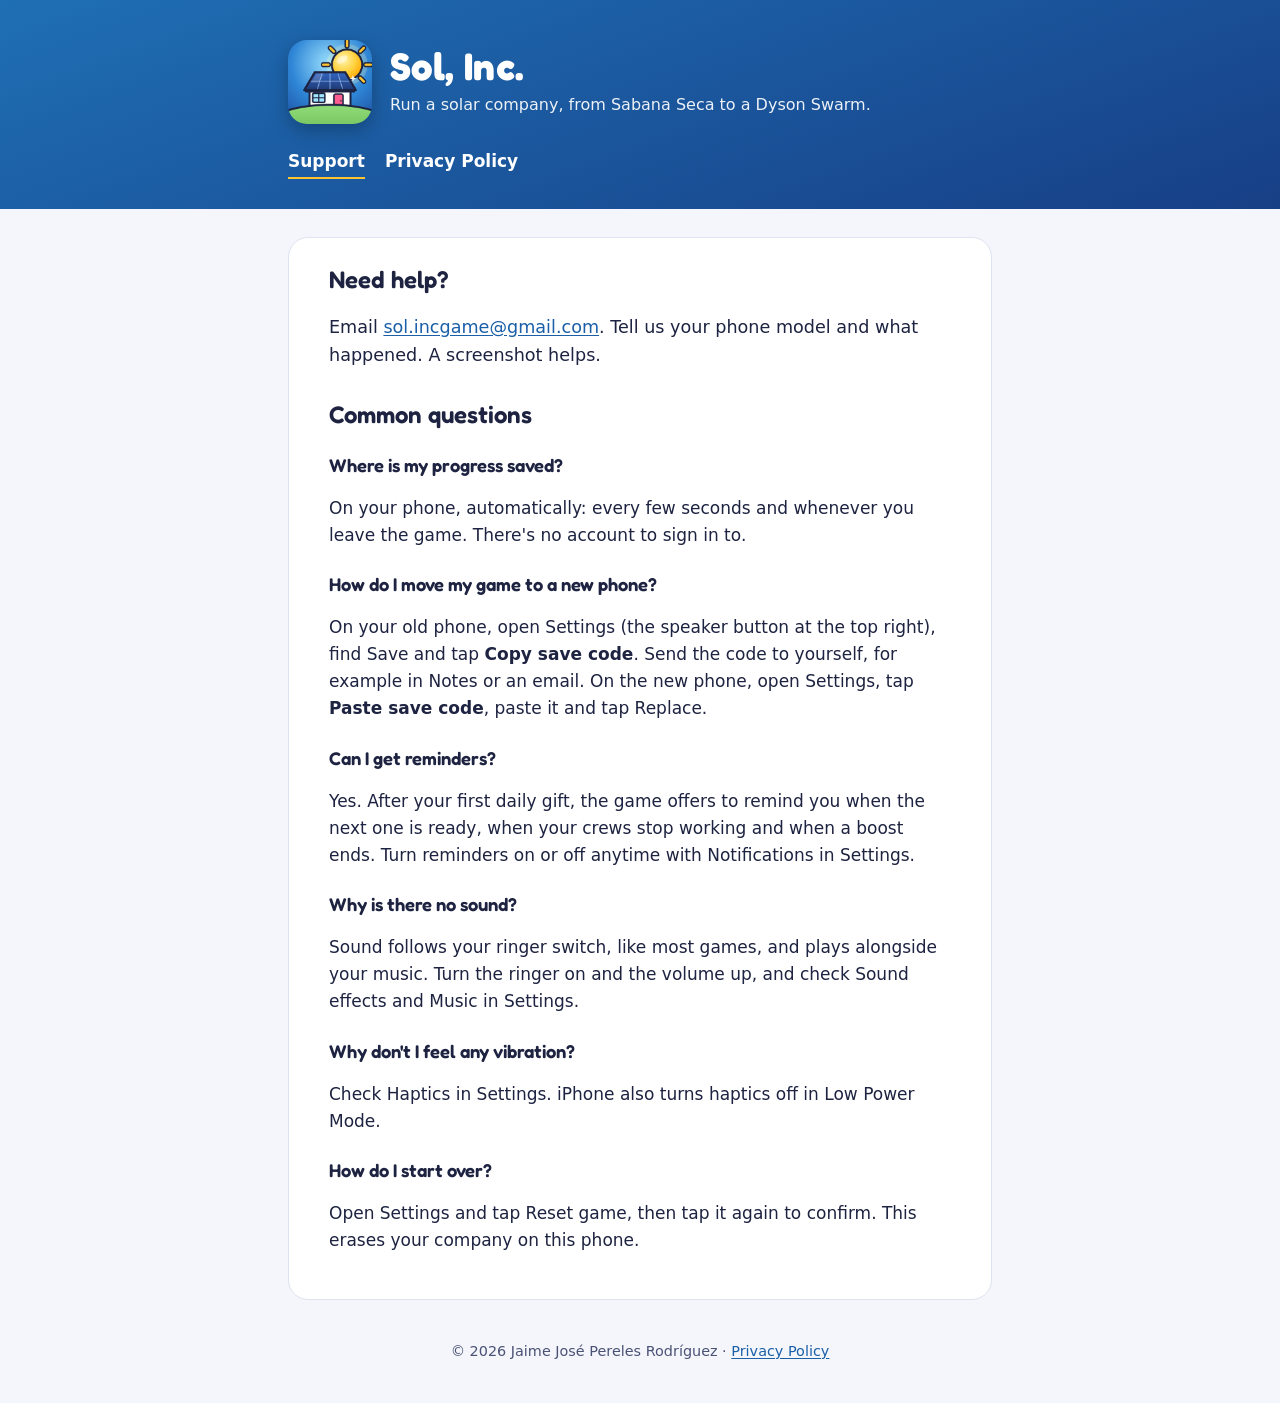
<file: index.html>
<!doctype html>
<html lang="en">
<head>
<meta charset="utf-8">
<meta name="viewport" content="width=device-width,initial-scale=1">
<title>Sol, Inc. Support</title>
<meta name="description" content="Help and contact for Sol, Inc., the idle game about running a solar company.">
<link rel="icon" href="assets/favicon.png">
<link rel="apple-touch-icon" href="assets/apple-touch-icon.png">
<link rel="stylesheet" href="assets/site.css">
</head>
<body>
<header class="band">
  <div class="wrap">
    <div class="brand">
      <img src="assets/icon-256.png" alt="" width="84" height="84">
      <div>
        <h1>Sol, Inc.</h1>
        <p>Run a solar company, from Sabana Seca to a Dyson Swarm.</p>
      </div>
    </div>
    <nav aria-label="Pages"><a href="./" aria-current="page">Support</a><a href="privacy/">Privacy Policy</a></nav>
  </div>
</header>
<main>
  <div class="wrap">
    <h2>Need help?</h2>
    <p class="lede">Email <a href="mailto:sol.incgame@gmail.com">sol.incgame@gmail.com</a>. Tell us your phone model and what happened. A screenshot helps.</p>

    <h2>Common questions</h2>
    <h3>Where is my progress saved?</h3>
    <p>On your phone, automatically: every few seconds and whenever you leave the game. There's no account to sign in to.</p>
    <h3>How do I move my game to a new phone?</h3>
    <p>On your old phone, open Settings (the speaker button at the top right), find Save and tap <b>Copy save code</b>. Send the code to yourself, for example in Notes or an email. On the new phone, open Settings, tap <b>Paste save code</b>, paste it and tap Replace.</p>
    <h3>Can I get reminders?</h3>
    <p>Yes. After your first daily gift, the game offers to remind you when the next one is ready, when your crews stop working and when a boost ends. Turn reminders on or off anytime with Notifications in Settings.</p>
    <h3>Why is there no sound?</h3>
    <p>Sound follows your ringer switch, like most games, and plays alongside your music. Turn the ringer on and the volume up, and check Sound effects and Music in Settings.</p>
    <h3>Why don't I feel any vibration?</h3>
    <p>Check Haptics in Settings. iPhone also turns haptics off in Low Power Mode.</p>
    <h3>How do I start over?</h3>
    <p>Open Settings and tap Reset game, then tap it again to confirm. This erases your company on this phone.</p>
  </div>
</main>
<footer>© 2026 Jaime José Pereles Rodríguez · <a href="privacy/">Privacy Policy</a></footer>
</body>
</html>
</file>
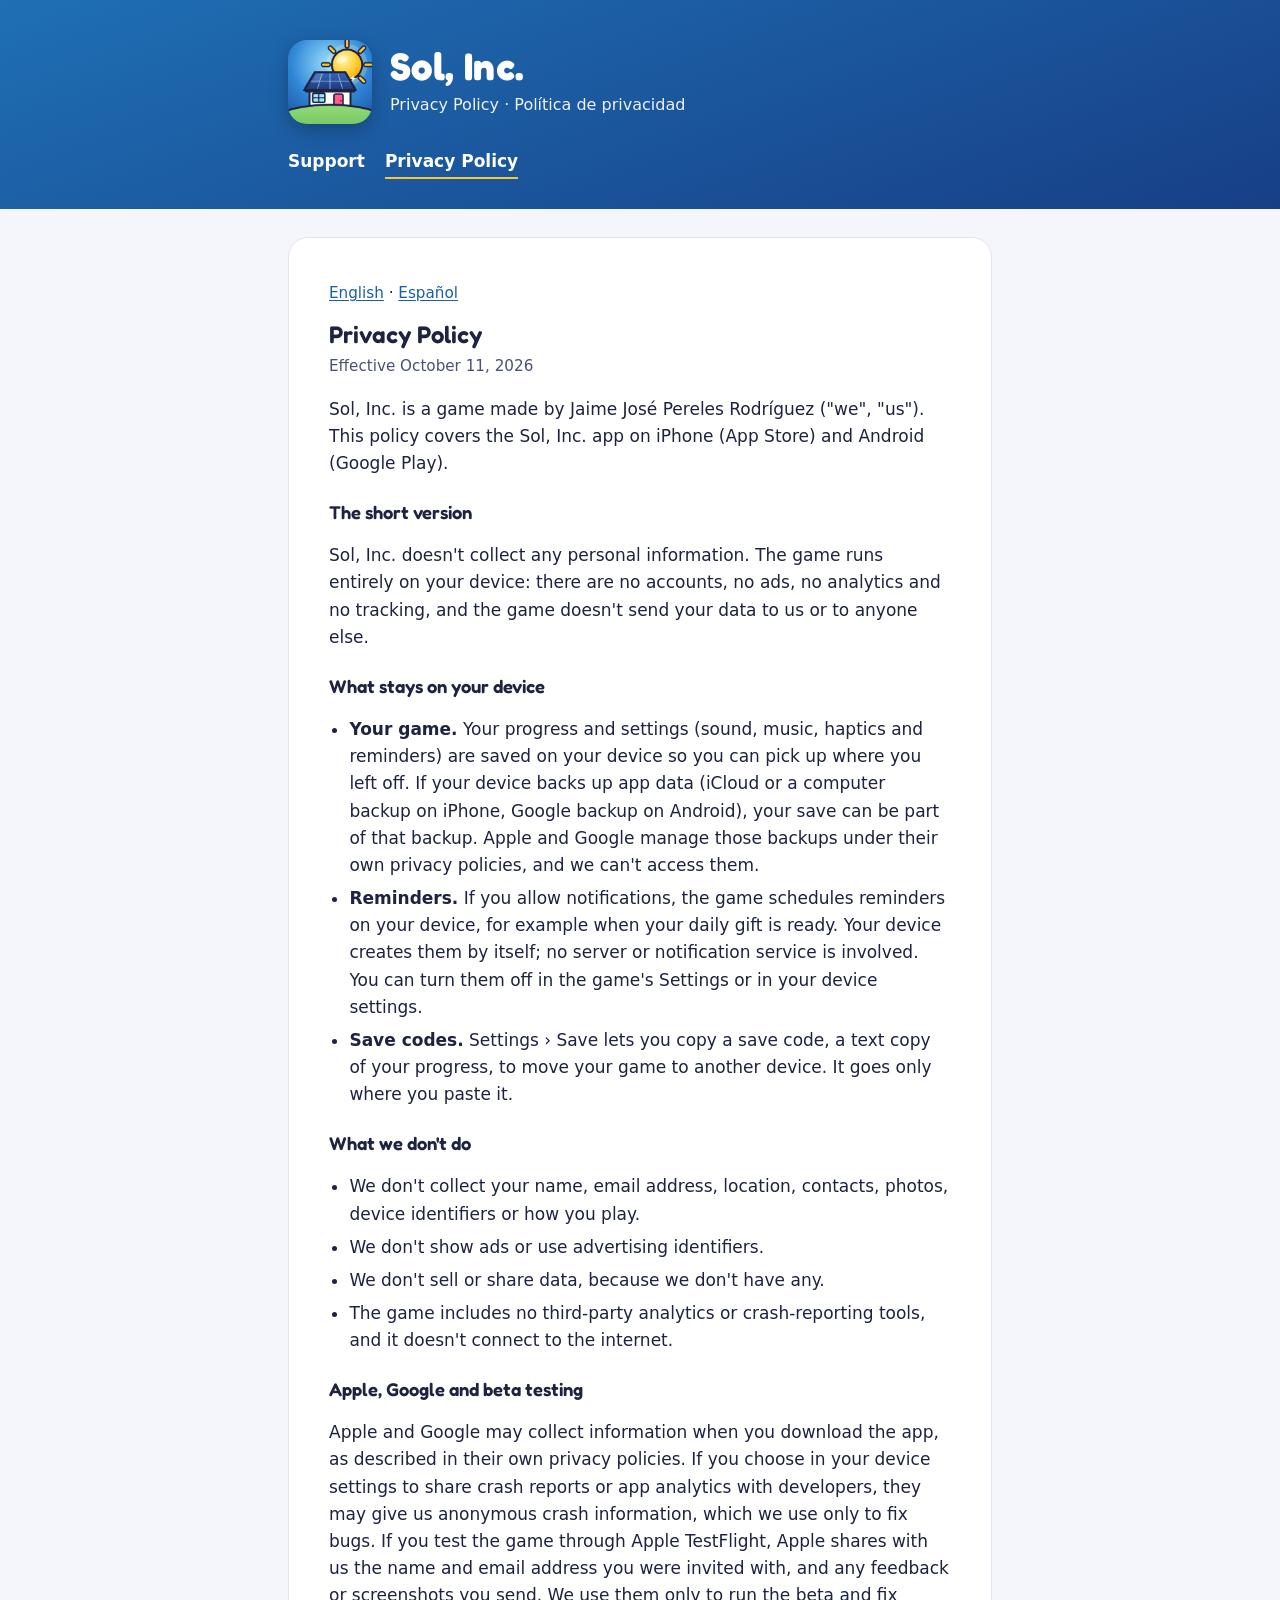
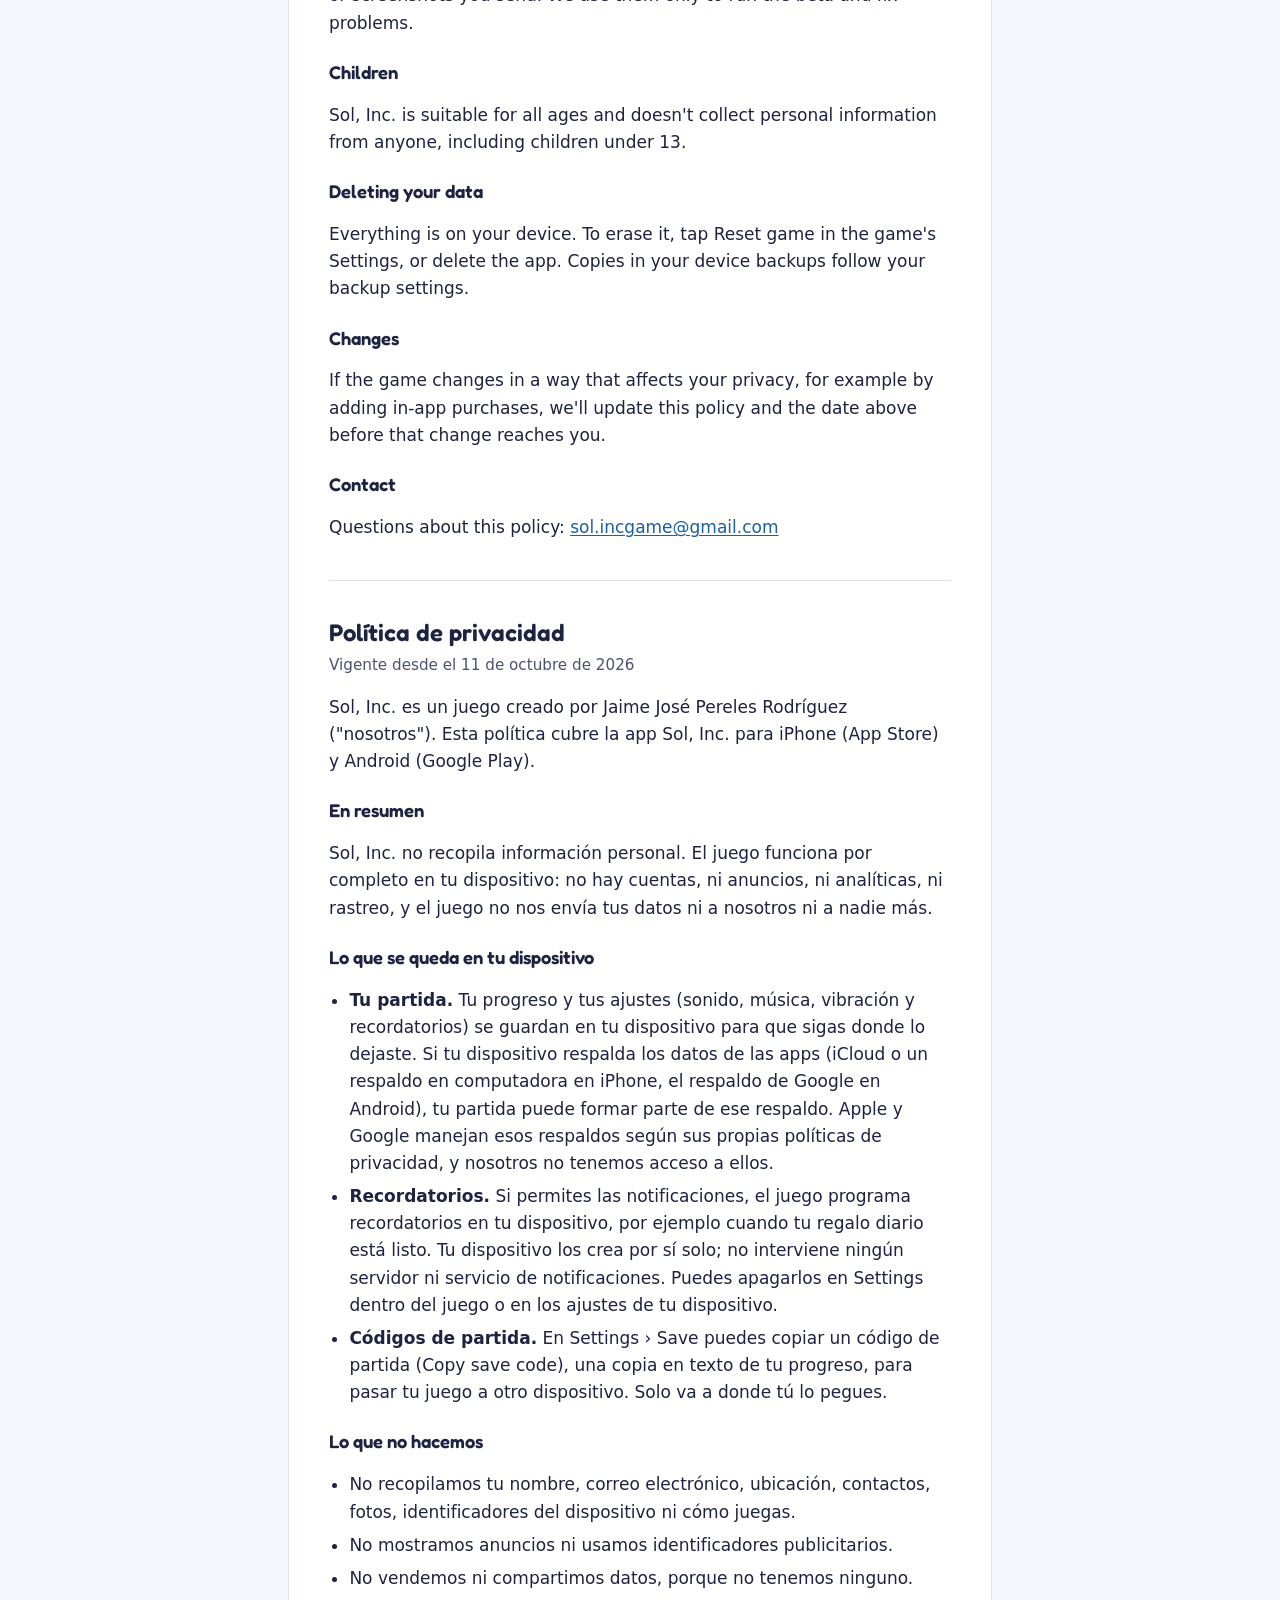
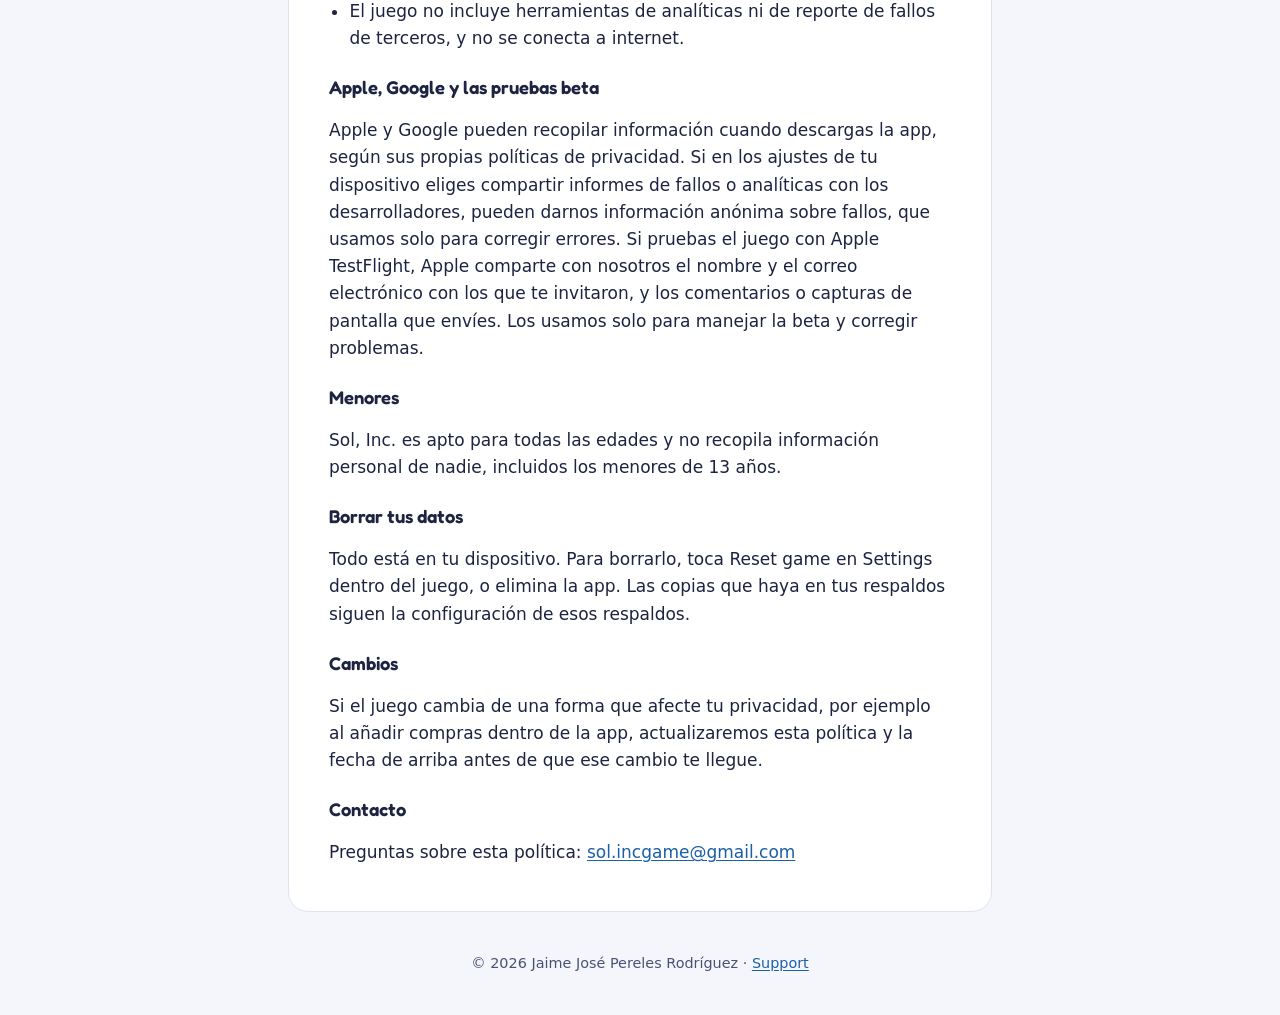
<file: privacy/index.html>
<!doctype html>
<html lang="en">
<head>
<meta charset="utf-8">
<meta name="viewport" content="width=device-width,initial-scale=1">
<title>Sol, Inc. Privacy Policy</title>
<meta name="description" content="Sol, Inc. collects no personal information. The game runs entirely on your device.">
<link rel="icon" href="../assets/favicon.png">
<link rel="apple-touch-icon" href="../assets/apple-touch-icon.png">
<link rel="stylesheet" href="../assets/site.css">
</head>
<body>
<header class="band">
  <div class="wrap">
    <div class="brand">
      <img src="../assets/icon-256.png" alt="" width="84" height="84">
      <div>
        <h1>Sol, Inc.</h1>
        <p>Privacy Policy · Política de privacidad</p>
      </div>
    </div>
    <nav aria-label="Pages"><a href="../">Support</a><a href="./" aria-current="page">Privacy Policy</a></nav>
  </div>
</header>
<main>
  <div class="wrap">
    <p class="langs"><a href="#en">English</a> · <a href="#es">Español</a></p>

    <section id="en">
      <h2>Privacy Policy</h2>
      <p class="meta">Effective October 11, 2026</p>
      <p>Sol, Inc. is a game made by Jaime José Pereles Rodríguez ("we", "us"). This policy covers the Sol, Inc. app on iPhone (App Store) and Android (Google Play).</p>

      <h3>The short version</h3>
      <p>Sol, Inc. doesn't collect any personal information. The game runs entirely on your device: there are no accounts, no ads, no analytics and no tracking, and the game doesn't send your data to us or to anyone else.</p>

      <h3>What stays on your device</h3>
      <ul>
        <li><b>Your game.</b> Your progress and settings (sound, music, haptics and reminders) are saved on your device so you can pick up where you left off. If your device backs up app data (iCloud or a computer backup on iPhone, Google backup on Android), your save can be part of that backup. Apple and Google manage those backups under their own privacy policies, and we can't access them.</li>
        <li><b>Reminders.</b> If you allow notifications, the game schedules reminders on your device, for example when your daily gift is ready. Your device creates them by itself; no server or notification service is involved. You can turn them off in the game's Settings or in your device settings.</li>
        <li><b>Save codes.</b> Settings › Save lets you copy a save code, a text copy of your progress, to move your game to another device. It goes only where you paste it.</li>
      </ul>

      <h3>What we don't do</h3>
      <ul>
        <li>We don't collect your name, email address, location, contacts, photos, device identifiers or how you play.</li>
        <li>We don't show ads or use advertising identifiers.</li>
        <li>We don't sell or share data, because we don't have any.</li>
        <li>The game includes no third-party analytics or crash-reporting tools, and it doesn't connect to the internet.</li>
      </ul>

      <h3>Apple, Google and beta testing</h3>
      <p>Apple and Google may collect information when you download the app, as described in their own privacy policies. If you choose in your device settings to share crash reports or app analytics with developers, they may give us anonymous crash information, which we use only to fix bugs. If you test the game through Apple TestFlight, Apple shares with us the name and email address you were invited with, and any feedback or screenshots you send. We use them only to run the beta and fix problems.</p>

      <h3>Children</h3>
      <p>Sol, Inc. is suitable for all ages and doesn't collect personal information from anyone, including children under 13.</p>

      <h3>Deleting your data</h3>
      <p>Everything is on your device. To erase it, tap Reset game in the game's Settings, or delete the app. Copies in your device backups follow your backup settings.</p>

      <h3>Changes</h3>
      <p>If the game changes in a way that affects your privacy, for example by adding in-app purchases, we'll update this policy and the date above before that change reaches you.</p>

      <h3>Contact</h3>
      <p>Questions about this policy: <a href="mailto:sol.incgame@gmail.com">sol.incgame@gmail.com</a></p>
    </section>

    <hr>

    <section id="es" lang="es">
      <h2>Política de privacidad</h2>
      <p class="meta">Vigente desde el 11 de octubre de 2026</p>
      <p>Sol, Inc. es un juego creado por Jaime José Pereles Rodríguez ("nosotros"). Esta política cubre la app Sol, Inc. para iPhone (App Store) y Android (Google Play).</p>

      <h3>En resumen</h3>
      <p>Sol, Inc. no recopila información personal. El juego funciona por completo en tu dispositivo: no hay cuentas, ni anuncios, ni analíticas, ni rastreo, y el juego no nos envía tus datos ni a nosotros ni a nadie más.</p>

      <h3>Lo que se queda en tu dispositivo</h3>
      <ul>
        <li><b>Tu partida.</b> Tu progreso y tus ajustes (sonido, música, vibración y recordatorios) se guardan en tu dispositivo para que sigas donde lo dejaste. Si tu dispositivo respalda los datos de las apps (iCloud o un respaldo en computadora en iPhone, el respaldo de Google en Android), tu partida puede formar parte de ese respaldo. Apple y Google manejan esos respaldos según sus propias políticas de privacidad, y nosotros no tenemos acceso a ellos.</li>
        <li><b>Recordatorios.</b> Si permites las notificaciones, el juego programa recordatorios en tu dispositivo, por ejemplo cuando tu regalo diario está listo. Tu dispositivo los crea por sí solo; no interviene ningún servidor ni servicio de notificaciones. Puedes apagarlos en Settings dentro del juego o en los ajustes de tu dispositivo.</li>
        <li><b>Códigos de partida.</b> En Settings › Save puedes copiar un código de partida (Copy save code), una copia en texto de tu progreso, para pasar tu juego a otro dispositivo. Solo va a donde tú lo pegues.</li>
      </ul>

      <h3>Lo que no hacemos</h3>
      <ul>
        <li>No recopilamos tu nombre, correo electrónico, ubicación, contactos, fotos, identificadores del dispositivo ni cómo juegas.</li>
        <li>No mostramos anuncios ni usamos identificadores publicitarios.</li>
        <li>No vendemos ni compartimos datos, porque no tenemos ninguno.</li>
        <li>El juego no incluye herramientas de analíticas ni de reporte de fallos de terceros, y no se conecta a internet.</li>
      </ul>

      <h3>Apple, Google y las pruebas beta</h3>
      <p>Apple y Google pueden recopilar información cuando descargas la app, según sus propias políticas de privacidad. Si en los ajustes de tu dispositivo eliges compartir informes de fallos o analíticas con los desarrolladores, pueden darnos información anónima sobre fallos, que usamos solo para corregir errores. Si pruebas el juego con Apple TestFlight, Apple comparte con nosotros el nombre y el correo electrónico con los que te invitaron, y los comentarios o capturas de pantalla que envíes. Los usamos solo para manejar la beta y corregir problemas.</p>

      <h3>Menores</h3>
      <p>Sol, Inc. es apto para todas las edades y no recopila información personal de nadie, incluidos los menores de 13 años.</p>

      <h3>Borrar tus datos</h3>
      <p>Todo está en tu dispositivo. Para borrarlo, toca Reset game en Settings dentro del juego, o elimina la app. Las copias que haya en tus respaldos siguen la configuración de esos respaldos.</p>

      <h3>Cambios</h3>
      <p>Si el juego cambia de una forma que afecte tu privacidad, por ejemplo al añadir compras dentro de la app, actualizaremos esta política y la fecha de arriba antes de que ese cambio te llegue.</p>

      <h3>Contacto</h3>
      <p>Preguntas sobre esta política: <a href="mailto:sol.incgame@gmail.com">sol.incgame@gmail.com</a></p>
    </section>
  </div>
</main>
<footer>© 2026 Jaime José Pereles Rodríguez · <a href="../">Support</a></footer>
</body>
</html>
</file>
<file: assets/site.css>
/* Sol, Inc. site: the game's sky blue and sun gold, Fredoka for headings (self-hosted: the pages make no third-party requests) */
@font-face{font-family:'Fredoka';font-style:normal;font-weight:300 700;font-display:swap;src:url(fredoka-latin-ext-wght-normal.woff2) format('woff2');unicode-range:U+0100-02BA,U+02BD-02C5,U+02C7-02CC,U+02CE-02D7,U+02DD-02FF,U+0304,U+0308,U+0329,U+1D00-1DBF,U+1E00-1E9F,U+1EF2-1EFF,U+2020,U+20A0-20AB,U+20AD-20C0,U+2113,U+2C60-2C7F,U+A720-A7FF}
@font-face{font-family:'Fredoka';font-style:normal;font-weight:300 700;font-display:swap;src:url(fredoka-latin-wght-normal.woff2) format('woff2');unicode-range:U+0000-00FF,U+0131,U+0152-0153,U+02BB-02BC,U+02C6,U+02DA,U+02DC,U+0304,U+0308,U+0329,U+2000-206F,U+20AC,U+2122,U+2191,U+2193,U+2212,U+2215,U+FEFF,U+FFFD}

:root{
  --band:#1f6fb5; --band-deep:#173f86; --sun:#ffc531;
  --ink:#1d2340; --ink-2:#4a5275; --paper:#f4f6fb; --card:#ffffff; --line:#dfe3ef; --link:#1a5fa8;
  --display:'Fredoka',ui-rounded,'SF Pro Rounded',system-ui,sans-serif;
  --text:system-ui,-apple-system,'Segoe UI',sans-serif;
  color-scheme:light;
}
@media (prefers-color-scheme:dark){
  :root{--ink:#eef0fa;--ink-2:#b6bcd8;--paper:#0f1328;--card:#181d38;--line:#2a3155;--link:#8fd0ff;color-scheme:dark}
}
*{box-sizing:border-box}
html{-webkit-text-size-adjust:100%}
body{margin:0;background:var(--paper);color:var(--ink);font:17px/1.6 var(--text)}
a{color:var(--link);text-underline-offset:2px}
a:hover{text-decoration-thickness:2px}

header.band{background:linear-gradient(160deg,var(--band),var(--band-deep));color:#fff;padding:40px 16px 30px}
.wrap{max-width:44rem;margin:0 auto}
.brand{display:flex;align-items:center;gap:18px}
.brand img{width:84px;height:84px;border-radius:19px;box-shadow:0 6px 18px rgba(0,0,0,.25);flex-shrink:0}
.brand h1{margin:0;font:700 2.4rem/1.05 var(--display);letter-spacing:.01em}
.brand p{margin:6px 0 0;font-size:1rem;opacity:.92}
nav{display:flex;flex-wrap:wrap;gap:6px 20px;margin-top:24px;font-weight:600}
nav a{color:#fff;text-decoration:none;border-bottom:2px solid transparent;padding-bottom:2px}
nav a:hover,nav a[aria-current=page]{border-bottom-color:var(--sun)}

main{padding:28px 16px 40px}
main .wrap{background:var(--card);border:1px solid var(--line);border-radius:20px;padding:28px clamp(18px,4vw,40px)}
h2{font:600 1.5rem/1.2 var(--display);margin:2rem 0 .5rem;text-wrap:balance}
h2:first-child{margin-top:0}
h3{font:600 1.15rem/1.3 var(--display);margin:1.5rem 0 .25rem}
p,li{max-width:65ch}
ul{padding-left:1.2em}
li{margin:.35em 0}
.lede{font-size:1.1rem}
.meta{color:var(--ink-2);font-size:.95rem;margin-top:-.2rem}
.langs{font-size:.95rem}
hr{border:0;border-top:1px solid var(--line);margin:2.4rem 0}
footer{color:var(--ink-2);font-size:.9rem;text-align:center;padding:0 16px 40px}
@media (max-width:480px){.brand h1{font-size:2rem}.brand img{width:68px;height:68px;border-radius:15px}}
</file>
